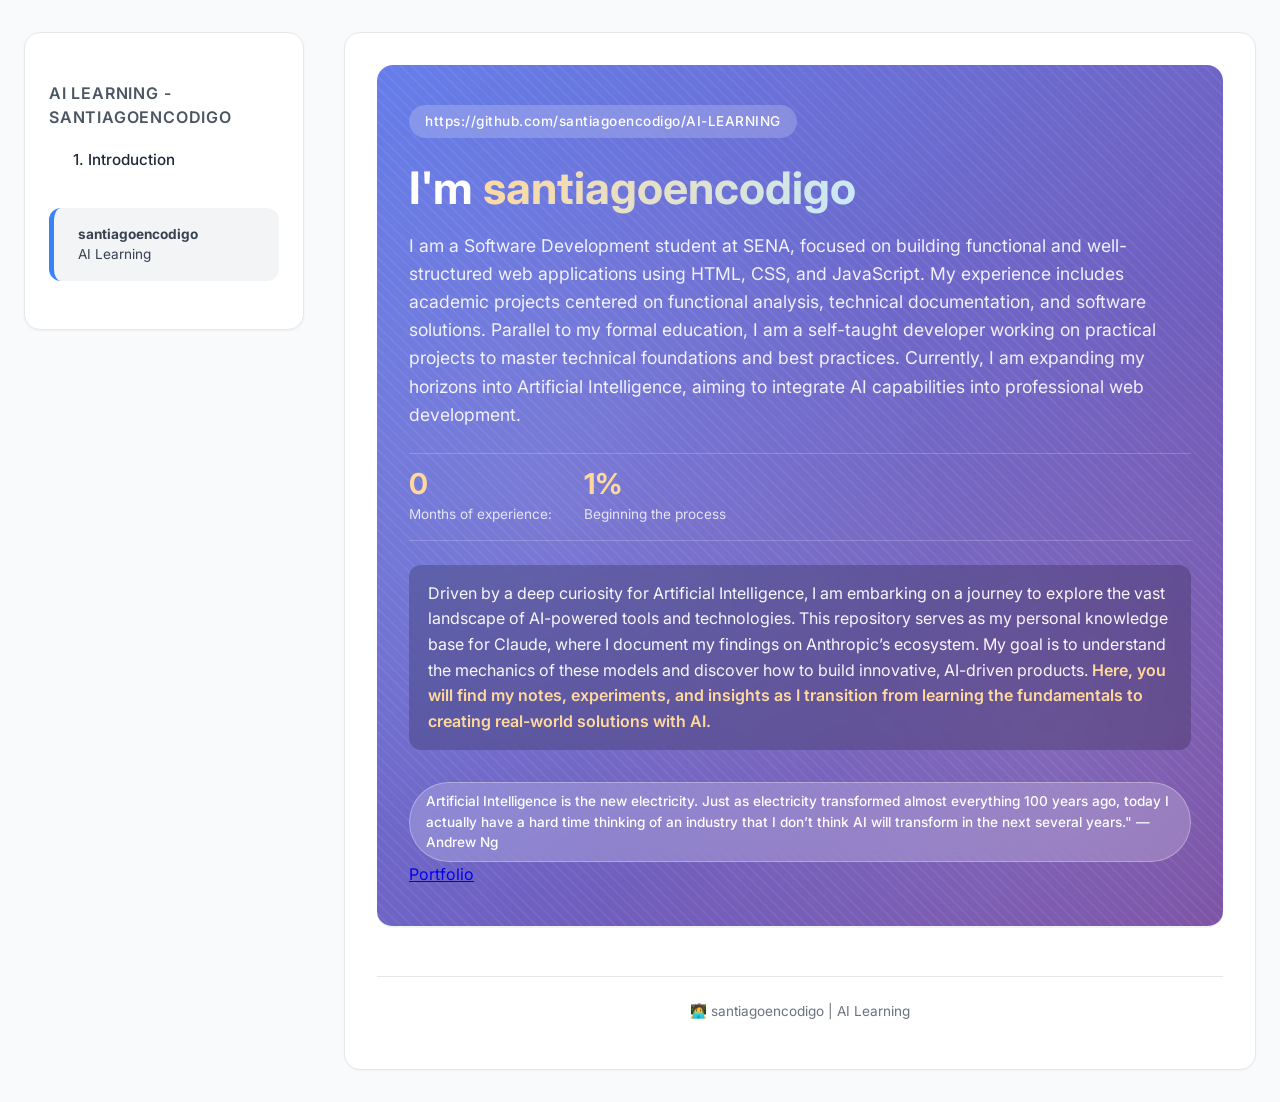
<file: index.html>
<!-- 
    Documento creado el 23/03/2026 a las 6:00 PM


-->









<!DOCTYPE html>
<html lang="es">
    <head>
        <meta charset="UTF-8">
        <meta name="viewport" content="width=device-width, initial-scale=1.0, viewport-fit=cover">
        
        <!-- Metaetiquetas para SEO y descripción -->
        <meta name="description" content="Documentación y notas de aprendizaje sobre Claude. IA generativa, prompt engineering y buenas prácticas en inteligencia artificial.">
        <meta name="keywords" content="Claude, Anthropic, IA, inteligencia artificial, aprendizaje, AI learning, prompt engineering, santiagoencodigo">
        <meta name="author" content="santiagoencodigo">
        <meta name="robots" content="index, follow">
        
        <!-- Open Graph para redes sociales -->
        <meta property="og:title" content="- Mi aprendizaje en IA | santiagoencodigo">
        <meta property="og:description" content="Documentación completa de Claude | Anthropic. Aprende sobre IA generativa, prompts y buenas prácticas.">
        <meta property="og:type" content="website">
        <meta property="og:locale" content="es_ES">
        
        <!-- Twitter Card -->
        <meta name="twitter:card" content="summary_library">
        <meta name="twitter:title" content="- Mi aprendizaje en IA">
        <meta name="twitter:description" content="Documentación y notas de Claude | Anthropic.">
        
        <title>AI Learning | santiagoencodigo</title>
        
        <!-- Fuente moderna de Google Fonts -->
        <link href="https://fonts.googleapis.com/css2?family=Inter:opsz,wght@14..32,300;14..32,400;14..32,500;14..32,600;14..32,700&display=swap" rel="stylesheet">
        
        <!-- Favicon y icono stickman desde Google Fonts (Material Icons) -->
        <link href="https://fonts.googleapis.com/icon?family=Material+Icons" rel="stylesheet">
        <link rel="icon" type="image/svg+xml" href="data:image/svg+xml,%3Csvg xmlns='http://www.w3.org/2000/svg' viewBox='0 0 24 24' fill='white'%3E%3Cpath d='M12 2C6.48 2 2 6.48 2 12s4.48 10 10 10 10-4.48 10-10S17.52 2 12 2zm0 4c1.1 0 2 .9 2 2s-.9 2-2 2-2-.9-2-2 .9-2 2-2zm0 13c-2.33 0-4.31-1.46-5.11-3.5h10.22c-.8 2.04-2.78 3.5-5.11 3.5z'/%3E%3C/svg%3E">
    









        <!-- 
            Estilos CSS - C O M P O N E N T S
        -->
        <link rel="stylesheet" href="./Assets/css/index.css">
        <link rel="stylesheet" href="./Assets/css/1-sidebar.css">
        <link rel="stylesheet" href="./Assets/css/2-hero.css">

    </head>
<body>
    <div class="container">
        <div class="grid">











            
            <!-- BARRA LATERAL: ÍNDICE DEL CURSO -->
            <aside class="sidebar">
                <h3>AI Learning - santiagoencodigo</h3>
                <nav>
                    <ul>
                        <li><a href="#1-introduction">1. Introduction</a></li>

                    </ul>
                </nav>
                <div class="card-note" style="margin-top: 2rem; background:#f3f4f6; border-left-color:#3b82f6;">
                    <p style="margin-bottom:0; font-size:0.85rem;"><strong>santiagoencodigo</strong><br>AI Learning</p>
                </div>
            </aside>














            <!-- CONTENIDO PRINCIPAL: DOCUMENTACIÓN DEL CURSO -->
            <main class="content" id="1-introduction">
                <div class="hero">
                    <div class="hero-content">
                        <span class="hero-badge" >https://github.com/santiagoencodigo/AI-LEARNING</span>
                        <h1>I'm <span class="highlight">santiagoencodigo</span></h1>
                        <p class="hero-description">
                            I am a Software Development student at SENA, focused on building functional and well-structured web applications using HTML, CSS, and JavaScript. My experience includes academic projects centered on functional analysis, technical documentation, and software solutions.

                            Parallel to my formal education, I am a self-taught developer working on practical projects to master technical foundations and best practices. Currently, I am expanding my horizons into Artificial Intelligence, aiming to integrate AI capabilities into professional web development.
                        </p>
                        <div class="hero-stats">
                            <div class="stat">
                                <span class="stat-number">0</span>
                                <span class="stat-label">Months of experience:</span>
                            </div>
                            <div class="stat">
                                <span class="stat-number">1%</span>
                                <span class="stat-label">Beginning the process</span>
                            </div>
                        </div>
                        <p class="hero-mission">
                            Driven by a deep curiosity for Artificial Intelligence, I am embarking on a journey to explore the vast landscape of AI-powered tools and technologies. This repository serves as my personal knowledge base for Claude, where I document my findings on Anthropic’s ecosystem. My goal is to understand the mechanics of these models and discover how to build innovative, AI-driven products. <strong>Here, you will find my notes, experiments, and insights as I transition from learning the fundamentals to creating real-world solutions with AI.</strong>
                        </p>
                        <div class="hero-cta">
                            <span class="badge">Artificial Intelligence is the new electricity. Just as electricity transformed almost everything 100 years ago, today I actually have a hard time thinking of an industry that I don’t think AI will transform in the next several years." — Andrew Ng</span>
                        </div>
                        <div class="">
                            <a href="./portfolio/index.html" target="_blank" rel="noopener noreferrer">Portfolio</a>
                        </div>
                    </div>
                    <div class="hero-background"></div>
                </div>
                <footer>
                    🧑‍💻 santiagoencodigo | AI Learning
                </footer>
            </main>
        </div>
    </div>
</body>
</html>
</file>
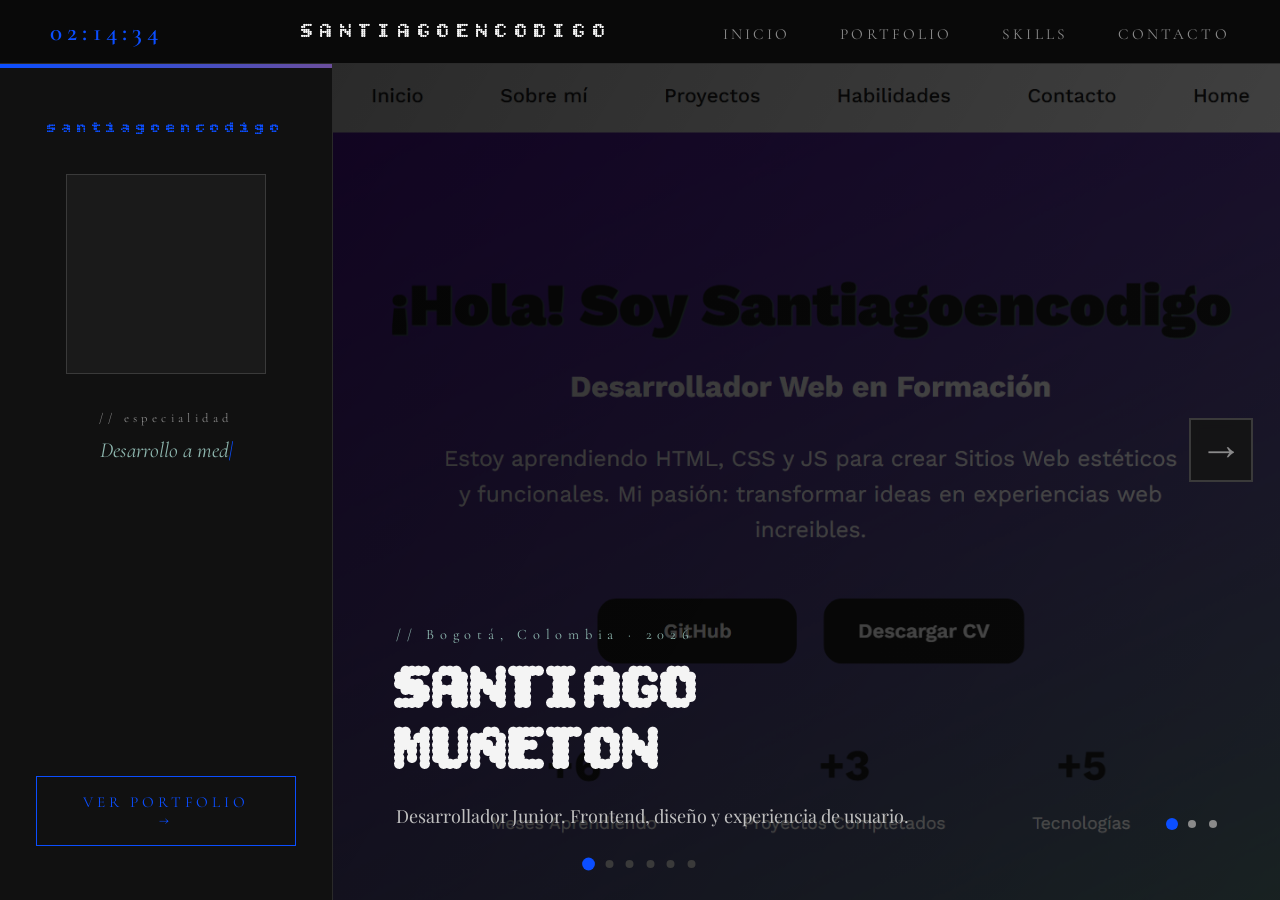
<file: portfolio/index.html>
<!DOCTYPE html>
<html lang="es">
<head>
  <meta charset="UTF-8">
  <meta name="viewport" content="width=device-width, initial-scale=1.0, user-scalable=no">
  <title>santiagoencodigo · Portfolio</title>
  <!-- Favicon -->
  <link rel="icon" type="image/svg+xml" href="assets/img/icons/white-icons/8-icon-white-man.svg">
  <!-- Fuentes -->
  <link rel="preconnect" href="https://fonts.googleapis.com">
  <link rel="preconnect" href="https://fonts.gstatic.com" crossorigin>
  <link href="https://fonts.googleapis.com/css2?family=Bitcount+Grid+Double:wght@100..900&family=Cormorant+Garamond:ital,wght@0,300..700;1,300..700&family=Playfair+Display:ital,wght@0,400..900;1,400..900&display=swap" rel="stylesheet">
  <!-- Font Awesome (iconos tecnológicos) -->
  <link rel="stylesheet" href="https://cdnjs.cloudflare.com/ajax/libs/font-awesome/6.1.1/css/all.min.css">
  <!-- Estilos -->
  <link rel="stylesheet" href="./assets/index.css">
</head>
<body>

<!-- Navegación Sticky -->
<nav>
  <span class="nav-clock" id="clock">--:--:--</span>
  <a class="nav-logo">santiagoencodigo</a>
  <ul class="nav-links">
    <li><a data-panel="0">Inicio</a></li>
    <li><a data-panel="1">Portfolio</a></li>
    <li><a data-panel="3">Skills</a></li>
    <li><a data-panel="5">Contacto</a></li>
  </ul>
</nav>

<!-- Flechas de navegación (más grandes y cuadradas) -->
<button class="arr gone" id="ap" aria-label="Anterior">←</button>
<button class="arr" id="an" aria-label="Siguiente">→</button>

<!-- Indicadores de panel -->
<div id="pdots"></div>

<!-- Contenedor principal -->
<div id="stage">
  <div id="rail">

    <!-- P0 · HERO -->
    <div class="panel" id="p0">
      <div class="sidebar">
        <div class="sb-brand">santiagoencodigo</div>
      <div class="sb-avatar">
        <!-- La imagen ahora será fondo, no se necesita etiqueta img -->
      </div>
        <div class="sb-type-wrap">
          <div class="sb-type-lbl">// especialidad</div>
          <div class="sb-type" id="typing"></div>
        </div>
        <button class="btn-cat" data-panel="1">VER PORTFOLIO →</button>
      </div>

      <div class="carousel" id="carousel">
        <div class="cs on" data-i="0">
          <img src="assets/img/portfolio/2-primer-portfolio.png" alt="Primer Portfolio">
          <div class="cs-ov"></div>
          <div class="cs-info">
            <div class="cs-lbl">// Bogotá, Colombia · 2026</div>
            <h1 class="cs-h">SANTIAGO<br>MUÑETON</h1>
            <p class="cs-sub">Desarrollador Junior. Frontend, diseño y experiencia de usuario.</p>
          </div>
        </div>
        <div class="cs" data-i="1">
          <img src="assets/img/portfolio/6-desarrollo-profesional.PNG" alt="Desarrollo Profesional">
          <div class="cs-ov" style="background:linear-gradient(135deg,rgba(11,78,255,.25),rgba(0,0,0,.6))"></div>
          <div class="cs-info">
            <div class="cs-lbl">// SENA ADSO · Frontend</div>
            <h1 class="cs-h">CÓDIGO<br>LIMPIO</h1>
            <p class="cs-sub">HTML semántico, CSS Grid, JavaScript ES6 y más.</p>
          </div>
        </div>
        <div class="cs" data-i="2">
          <img src="assets/img/portfolio/8-ai-learning.PNG" alt="AI Learning">
          <div class="cs-ov" style="background:linear-gradient(135deg,rgba(107,78,156,.3),rgba(0,0,0,.6))"></div>
          <div class="cs-info">
            <div class="cs-lbl">// Proyectos Reales</div>
            <h1 class="cs-h">DIGITAL<br>SOLUTIONS</h1>
            <p class="cs-sub">Transformando ideas en experiencias funcionales y estéticas.</p>
          </div>
        </div>
        <div class="cdots" id="cdots">
          <div class="cdot on" data-i="0"></div>
          <div class="cdot" data-i="1"></div>
          <div class="cdot" data-i="2"></div>
        </div>
      </div>
    </div>

    <!-- P1 · PROYECTOS DESTACADOS -->
    <div class="panel" id="p1">
      <div class="strip-head">
        <div>
          <div class="sh-lbl">// 01 — Catálogo Técnico</div>
          <div class="sh-title">PROYECTOS DESTACADOS</div>
        </div>
        <div class="sh-hint">Desliza las tarjetas <span>→</span></div>
      </div>
      <div class="strip" id="strip"></div>
    </div>

    <!-- P2 · MANIFIESTO -->
    <div class="panel" id="p2">
      <div class="vis">
        <span class="vis-icon">⬡</span>
        <p class="vis-txt">"Existencias limitadas.<br>Diseñado para quienes<br>no siguen las reglas."</p>
        <button class="btn-exp" data-panel="1">EXPLORAR UNIVERSO →</button>
      </div>
      <span class="vc-l">AUTÉNTICO CÓDIGO</span>
      <span class="vc-r">2026</span>
    </div>

    <!-- P3 · EDITORIAL + SKILLS -->
    <div class="panel" id="p3">
      <div class="ed-l">
        <div class="ed-label">// Pienso //</div>
        <h2 class="ed-title">I'm<br>santiagoencodigo</h2>
        <p class="ed-body">Aprendiz SENA en Análisis y Desarrollo de Software, con conocimientos en HTML, CSS y JavaScript, y formación continua en desarrollo backend. Experiencia académica en análisis funcional, documentación técnica y apoyo a soluciones de software orientadas al entorno empresarial. Destaco por el compromiso, la adaptabilidad y el aprendizaje continuo.</p>
        <blockquote class="ed-quote">"Colombia se encuentra en una etapa de transición digital. Me visualizo contribuyendo activamente a esta transición, incorporando tecnologías y soluciones digitales que optimicen procesos y mejoren la eficiencia. Sueño con un Bogotá moderno, tecnológico y seguro."</blockquote>
        <div class="chips" id="tech-chips"></div>
      </div>
      <div class="ed-r">
        <div class="ed-img-frame">
          <img src="assets/img/portfolio/6-desarrollo-profesional.PNG" alt="Desarrollo Profesional">
        </div>
        <div class="ed-code-frame">
          <code class="sc"><span class="kw">const</span> Santiago = {
  role: <span class="s">'Junior Dev'</span>,
  location: <span class="s">'Bogotá, CO'</span>,
  stack: [<span class="s">'HTML'</span>, <span class="s">'CSS'</span>, <span class="s">'JS'</span>, <span class="s">'PHP'</span>],
  learning: [<span class="s">'Laravel'</span>, <span class="s">'APIs'</span>, <span class="s">'DB'</span>],
  passion: <span class="s">'UI/UX'</span>,
  status: <span class="s">'🟢 disponible'</span>
};</code>
        </div>
      </div>
    </div>

    <!-- P4 · GRID COMPLETO -->
    <div class="panel" id="p4">
      <div class="grid-head">
        <div>
          <div class="sh-lbl">// 02 — Todos los Proyectos</div>
          <div class="sh-title">CATÁLOGO COMPLETO</div>
        </div>
      </div>
      <div class="grid-body">
        <div class="proj-grid" id="pgrid"></div>
      </div>
    </div>

    <!-- P5 · ÓRBITA + CONTACTO (fondo negro) -->
    <div class="panel" id="p5">
      <div class="orbit-half">
        <div class="osys">
          <div class="sun"></div>
          <div class="eo"><div class="earth"></div></div>
          <div class="mo"><div class="moon"></div></div>
        </div>
        <span class="orb-lbl">santiagoencodigo · sistema solar</span>
      </div>
      <div class="contact-half">
        <div class="c-big">santiagoencodigo</div>
        <!-- Sin imagen pixel -->
        <ul class="c-links">
          <li class="cl"><a href="https://github.com/santiagoencodigo" target="_blank"><img src="assets/img/icons/darks-icons/1-logo-github.png" alt="GitHub" class="social-icon"> GitHub — santiagoencodigo <span class="cla">↗</span></a></li>
          <li class="cl"><a href="https://www.linkedin.com/in/santiago-mu%C3%B1eton-hernandez-4aaa612a7/" target="_blank"><img src="assets/img/icons/darks-icons/3-logo-linkedin.svg" alt="LinkedIn" class="social-icon"> LinkedIn — Santiago Muñeton <span class="cla">↗</span></a></li>
          <li class="cl"><a href="https://www.instagram.com/santiagoencodigo/" target="_blank"><img src="assets/img/icons/darks-icons/2-logo-instagram.png" alt="Instagram" class="social-icon"> Instagram — santiagoencodigo <span class="cla">↗</span></a></li>
          <li class="cl"><a href="https://discord.com/users/santiagoencodigo" target="_blank"><img src="assets/img/icons/darks-icons/4-logo-discord.png" alt="Discord" class="social-icon"> Discord — santiagoencodigo <span class="cla">↗</span></a></li>
          <li class="cl"><a href="mailto:munetonsantiago@gmail.com"><i class="fas fa-envelope" style="margin-right: 0.5rem;"></i> munetonsantiago@gmail.com <span class="cla">↗</span></a></li>
        </ul>
      </div>
      <div class="p-foot">© 2026 santiagoencodigo — Bogotá, Colombia</div>
    </div>

  </div>
</div>

<!-- MODAL (sin selectores de color) -->
<div class="mbg" id="mbg" onclick="mbgClick(event)">
  <div class="mbox">
    <div class="mh">
      <h2 class="mt" id="mtitle">—</h2>
      <button class="mc" onclick="closeModal()">✕ CERRAR</button>
    </div>
    <div class="mi" id="mimg"></div>
    <div class="mb">
      <p class="md" id="mdesc"></p>
      <div class="mtl">// Stack Técnico</div>
      <div class="mbadges" id="mbadges"></div>
      <!-- Eliminados los thumbs -->
    </div>
  </div>
</div>

<script src="./scripts/main.js"></script>
</body>
</html>
</file>
<file: Assets/css/index.css>
* {
            margin: 0;
            padding: 0;
            box-sizing: border-box;
        }

        body {
            font-family: 'Inter', sans-serif;
            background: #f9fafb;
            color: #111827;
            line-height: 1.5;
        }

        /* Layout principal */
        .container {
            max-width: 1400px;
            margin: 0 auto;
            padding: 2rem 1.5rem;
        }

        .grid {
            display: grid;
            grid-template-columns: 280px 1fr;
            gap: 2.5rem;
        }

        /* Sidebar / Navegación */
        .sidebar {
            position: sticky;
            top: 2rem;
            align-self: start;
            background: white;
            border-radius: 1rem;
            padding: 1.5rem;
            box-shadow: 0 1px 3px rgba(0,0,0,0.05);
            border: 1px solid #e5e7eb;
        }

        .sidebar h3 {
            font-size: 1rem;
            font-weight: 600;
            text-transform: uppercase;
            letter-spacing: 0.05em;
            color: #4b5563;
            margin-bottom: 1rem;
        }

        .sidebar nav ul {
            list-style: none;
        }

        .sidebar nav li {
            margin-bottom: 0.75rem;
        }

        .sidebar nav a {
            text-decoration: none;
            color: #1f2937;
            font-weight: 500;
            font-size: 0.95rem;
            transition: color 0.2s;
            display: block;
            padding: 0.25rem 0;
        }

        .sidebar nav a:hover {
            color: #d97706; /* Naranja cálido para acento */
        }

        /* Contenido principal */
        .content {
            background: white;
            border-radius: 1rem;
            padding: 2rem 2rem 3rem;
            border: 1px solid #e5e7eb;
            box-shadow: 0 1px 2px rgba(0,0,0,0.03);
        }

        /* Header del contenido */
        .hero {
            border-bottom: 2px solid #f3f4f6;
            margin-bottom: 2rem;
            padding-bottom: 1.5rem;
        }

        .hero h1 {
            font-size: 2.2rem;
            font-weight: 700;
            background: linear-gradient(135deg, #1e3a8a, #d97706);
            background-clip: text;
            -webkit-background-clip: text;
            color: transparent;
            margin-bottom: 0.5rem;
        }

        .hero .badge {
            display: inline-block;
            background: #fef3c7;
            color: #b45309;
            padding: 0.2rem 0.7rem;
            border-radius: 20px;
            font-size: 0.75rem;
            font-weight: 600;
            margin-top: 0.5rem;
        }

        /* Estilos de secciones */
        section {
            margin-bottom: 2.5rem;
            scroll-margin-top: 2rem;
        }

        h2 {
            font-size: 1.6rem;
            font-weight: 600;
            margin-bottom: 1rem;
            padding-bottom: 0.4rem;
            border-bottom: 3px solid #fbbf24;
            display: inline-block;
        }

        h3 {
            font-size: 1.25rem;
            font-weight: 600;
            margin: 1.5rem 0 0.75rem 0;
            color: #1e40af;
        }

        p {
            margin-bottom: 1rem;
            color: #374151;
        }

        .card-note {
            background: #fef9e6;
            border-left: 5px solid #f59e0b;
            padding: 1rem 1.5rem;
            border-radius: 0.75rem;
            margin: 1.5rem 0;
        }

        code {
            background: #f1f5f9;
            padding: 0.2rem 0.4rem;
            border-radius: 6px;
            font-family: 'Courier New', monospace;
            font-size: 0.85rem;
            color: #0f172a;
        }

        pre {
            background: #1e293b;
            color: #e2e8f0;
            padding: 1rem;
            border-radius: 0.75rem;
            overflow-x: auto;
            margin: 1rem 0;
            font-size: 0.85rem;
        }

        ul, ol {
            margin-left: 1.5rem;
            margin-bottom: 1rem;
        }

        li {
            margin-bottom: 0.3rem;
        }

        footer {
            margin-top: 3rem;
            padding-top: 1.5rem;
            border-top: 1px solid #e5e7eb;
            text-align: center;
            font-size: 0.85rem;
            color: #6b7280;
        }

        @media (max-width: 768px) {
            .grid {
                grid-template-columns: 1fr;
                gap: 1.5rem;
            }
            .sidebar {
                position: relative;
                top: 0;
            }
            .content {
                padding: 1.5rem;
            }
            .hero h1 {
                font-size: 1.8rem;
            }
        }
</file>
<file: Assets/css/1-sidebar.css>
.sidebar {
    position: sticky;
    top: 2rem;
    align-self: start;
    background: white;
    border-radius: 1rem;
    padding: 1.5rem;
    box-shadow: 0 1px 3px rgba(0,0,0,0.05);
    border: 1px solid #e5e7eb;
}

.sidebar-toggle {
    display: none;
}

.sidebar-overlay {
    display: none;
}

.sidebar-header {
    display: flex;
    justify-content: space-between;
    align-items: center;
    margin-bottom: 1rem;
}

.close-menu {
    display: none;
}

.sidebar h3 {
    font-size: 1rem;
    font-weight: 600;
    text-transform: uppercase;
    letter-spacing: 0.05em;
    color: #4b5563;
    margin-bottom: 1rem;
}

.sidebar nav ul {
    list-style: none;
}

.sidebar nav li {
    margin-bottom: 0.75rem;
}

.sidebar nav a {
    text-decoration: none;
    color: #1f2937;
    font-weight: 500;
    font-size: 0.95rem;
    transition: color 0.2s;
    display: block;
    padding: 0.25rem 0;
}

.sidebar nav a:hover {
    color: #d97706;
}

.sidebar nav a.active {
    color: #d97706;
    font-weight: 600;
}

.sidebar-footer {
    margin-top: 2rem;
}

.sidebar-footer .card-note {
    background: #f3f4f6;
    border-left-color: #3b82f6;
    padding: 1rem;
    border-radius: 0.75rem;
}

/* Móvil */
@media (max-width: 768px) {
    .sidebar {
        position: fixed;
        top: 0;
        left: 0;
        right: 0;
        z-index: 1000;
        padding: 0;
        background: transparent;
        border: none;
    }
    
    .sidebar-toggle {
        display: block;
        position: fixed;
        top: 1rem;
        left: 1rem;
        z-index: 1001;
    }
    
    .menu-toggle {
        display: flex;
        align-items: center;
        gap: 0.5rem;
        background: rgba(255, 255, 255, 0.95);
        border: 1px solid #e5e7eb;
        padding: 0.6rem 1rem;
        border-radius: 50px;
        cursor: pointer;
        font-size: 0.9rem;
        font-weight: 500;
        font-family: 'Inter', sans-serif;
    }
    
    .sidebar-overlay {
        display: block;
        position: fixed;
        top: 0;
        left: 0;
        right: 0;
        bottom: 0;
        background: rgba(0, 0, 0, 0.5);
        z-index: 1001;
        opacity: 0;
        visibility: hidden;
        transition: opacity 0.3s ease;
    }
    
    .sidebar-overlay.active {
        opacity: 1;
        visibility: visible;
    }
    
    .sidebar-content {
        position: fixed;
        top: 0;
        left: -280px;
        width: 280px;
        height: 100vh;
        background: white;
        z-index: 1002;
        padding: 1.5rem;
        overflow-y: auto;
        transition: left 0.3s ease;
        box-shadow: 2px 0 10px rgba(0,0,0,0.1);
    }
    
    .sidebar-content.active {
        left: 0;
    }
    
    .close-menu {
        display: block;
        background: none;
        border: none;
        font-size: 1.5rem;
        cursor: pointer;
        color: #6b7280;
    }
    
    body.menu-open {
        overflow: hidden;
    }
}
</file>
<file: Assets/css/2-hero.css>
/*
Documento creado el: 23/03/2026
Hero Section - Estilos para la presentación personal
*/

/* Hero Section */
.hero {
    position: relative;
    margin-bottom: 2rem;
    padding: 2.5rem 2rem;
    border-radius: 1rem;
    overflow: hidden;
    background: linear-gradient(135deg, #667eea 0%, #764ba2 100%);
    color: white;
}

.hero-content {
    position: relative;
    z-index: 2;
    max-width: 800px;
}

.hero-badge {
    display: inline-block;
    background: rgba(255, 255, 255, 0.2);
    backdrop-filter: blur(10px);
    padding: 0.4rem 1rem;
    border-radius: 50px;
    font-size: 0.85rem;
    font-weight: 500;
    margin-bottom: 1.5rem;
    letter-spacing: 0.5px;
}

.hero h1 {
    font-size: 2.8rem;
    font-weight: 700;
    margin-bottom: 1rem;
    line-height: 1.2;
    color: white;
    background: none;
    -webkit-background-clip: unset;
    background-clip: unset;
    color: white;
}

.hero .highlight {
    background: linear-gradient(135deg, #ffd89b, #c7e9fb);
    -webkit-background-clip: text;
    background-clip: text;
    color: transparent;
    position: relative;
    display: inline-block;
}

.hero-description {
    font-size: 1.1rem;
    margin-bottom: 1.5rem;
    line-height: 1.6;
    opacity: 0.95;
    color: rgba(255, 255, 255, 0.95);
}

.hero-stats {
    display: flex;
    gap: 2rem;
    margin: 1.5rem 0;
    padding: 1rem 0;
    border-top: 1px solid rgba(255, 255, 255, 0.2);
    border-bottom: 1px solid rgba(255, 255, 255, 0.2);
}

.stat {
    display: flex;
    flex-direction: column;
}

.stat-number {
    font-size: 1.8rem;
    font-weight: 700;
    color: #ffd89b;
    line-height: 1;
}

.stat-label {
    font-size: 0.85rem;
    opacity: 0.8;
    margin-top: 0.3rem;
}

.hero-mission {
    margin: 1.5rem 0;
    font-size: 1rem;
    line-height: 1.6;
    color: rgba(255, 255, 255, 0.95);
    background: rgba(0, 0, 0, 0.2);
    padding: 1rem 1.2rem;
    border-radius: 0.75rem;
    backdrop-filter: blur(5px);
}

.hero-mission strong {
    color: #ffd89b;
    font-weight: 600;
}

.hero-cta {
    margin-top: 1rem;
}

.hero .badge {
    display: inline-block;
    background: rgba(255, 255, 255, 0.2);
    backdrop-filter: blur(10px);
    color: white;
    padding: 0.5rem 1rem;
    border-radius: 50px;
    font-size: 0.85rem;
    font-weight: 500;
    border: 1px solid rgba(255, 255, 255, 0.3);
}

/* Background animado */
.hero-background {
    position: absolute;
    top: 0;
    left: 0;
    right: 0;
    bottom: 0;
    z-index: 1;
    background: 
        radial-gradient(circle at 20% 50%, rgba(255, 255, 255, 0.1) 0%, transparent 50%),
        radial-gradient(circle at 80% 80%, rgba(255, 255, 255, 0.1) 0%, transparent 50%),
        repeating-linear-gradient(45deg, rgba(255, 255, 255, 0.05) 0px, rgba(255, 255, 255, 0.05) 2px, transparent 2px, transparent 8px);
    animation: backgroundMove 20s linear infinite;
}

@keyframes backgroundMove {
    0% {
        background-position: 0 0;
    }
    100% {
        background-position: 100px 100px;
    }
}

/* Responsive */
@media (max-width: 768px) {
    .hero {
        padding: 1.8rem 1.2rem;
    }
    
    .hero h1 {
        font-size: 1.8rem;
    }
    
    .hero-description {
        font-size: 0.95rem;
    }
    
    .hero-stats {
        gap: 1rem;
    }
    
    .stat-number {
        font-size: 1.4rem;
    }
    
    .hero-mission {
        font-size: 0.9rem;
    }
}
</file>
<file: portfolio/assets/index.css>
*,
*::before,
*::after {
  box-sizing: border-box;
  margin: 0;
  padding: 0;
}

:root {
  --bg: #0a0a0a;
  --surface: #111111;
  --card: #1a1a1a;
  --panel: #222222;
  --border: #2a2a2a;
  --borderl: #3a3a3a;
  --text: #f4f4f4;
  --text2: #c0c0c0;
  --textm: #8a8a8a;
  --primary: #0b4eff;
  --second: #6b4e9c;
  --teal: #8fb8b0;
  --ft: "Bitcount Grid Double", monospace;
  --fb: "Playfair Display", serif;
  --fl: "Cormorant Garamond", serif;
  --nav-height: 64px;
  font-size: 18px;
}

html, body {
  width: 100%;
  height: 100%;
  background: var(--bg);
  color: var(--text);
  font-family: var(--fb);
  overflow: hidden;
}

/* Navegación */
nav {
  position: fixed;
  top: 0; left: 0; right: 0;
  height: var(--nav-height);
  z-index: 200;
  display: flex;
  align-items: center;
  justify-content: space-between;
  padding: 0 2.8rem;
  background: rgba(10,10,10,0.94);
  border-bottom: 1px solid var(--border);
  backdrop-filter: blur(12px);
}
.nav-clock {
  font-family: var(--fl);
  font-size: 1.4rem;        /* más grande */
  letter-spacing: 0.2em;
  color: var(--primary);
  min-width: 140px;
  font-weight: 600;
}
.nav-logo { font-family: var(--ft); font-size: 1.2rem; letter-spacing: 0.3em; color: var(--text); text-transform: uppercase; }
.nav-links { display: flex; gap: 2.8rem; list-style: none; }
.nav-links a { font-family: var(--fl); font-size: 0.85rem; letter-spacing: 0.2em; text-transform: uppercase; color: var(--textm); cursor: pointer; transition: color 0.2s; }
.nav-links a:hover { color: var(--text); }

#stage { position: fixed; top: var(--nav-height); left: 0; right: 0; bottom: 0; overflow: hidden; }
#rail { display: flex; height: 100%; transition: transform 0.65s cubic-bezier(0.77,0,0.175,1); will-change: transform; }
.panel { flex: 0 0 100vw; width: 100vw; height: 100%; position: relative; overflow: hidden; }

/* Flechas más grandes y cuadradas */
.arr {
  position: fixed; top: 50%; transform: translateY(-50%); z-index: 300;
  width: 64px; height: 64px;
  background: rgba(20,20,20,0.9);
  border: 2px solid var(--borderl);
  color: var(--textm);
  font-size: 2.4rem;
  cursor: pointer;
  display: flex;
  align-items: center;
  justify-content: center;
  backdrop-filter: blur(6px);
  transition: all 0.2s;
  border-radius: 0;   /* cuadrado */
}
.arr:hover { border-color: var(--primary); color: var(--text); background: #000; }
#ap { left: 1.5rem; } #an { right: 1.5rem; }
.arr.gone { opacity: 0; pointer-events: none; }

#pdots { position: fixed; bottom: 1.8rem; left: 50%; transform: translateX(-50%); z-index: 300; display: flex; gap: 0.7rem; }
.pd { width: 8px; height: 8px; border-radius: 50%; background: var(--borderl); cursor: pointer; transition: 0.25s; }
.pd.on { background: var(--primary); transform: scale(1.6); }

/* P0 · Hero */
#p0 { display: flex; }
.sidebar {
  width: 26%; min-width: 260px; height: 100%;
  background: var(--surface); border-right: 1px solid var(--border);
  display: flex; flex-direction: column; align-items: center; justify-content: space-between;
  padding: 3rem 2rem; position: relative;
}
.sidebar::before { content: ''; position: absolute; top: 0; left: 0; right: 0; height: 4px; background: linear-gradient(90deg,var(--primary),var(--second)); }
.sb-brand { font-family: var(--ft); font-size: 0.9rem; letter-spacing: 0.3em; color: var(--primary); }
.sb-avatar {
  width: 200px; height: 200px;        /* más grande y cuadrado */
  border: 1px solid var(--borderl);
  overflow: hidden;
  background: var(--card);
  margin: 2rem 0;
}
.sb-avatar img { width: 100%; height: 100%; object-fit: contain; }
.sb-type-wrap { text-align: center; }
.sb-type-lbl { font-family: var(--fl); font-size: 0.7rem; letter-spacing: 0.35em; color: var(--textm); margin-bottom: 0.6rem; }
.sb-type { font-family: var(--fl); font-style: italic; font-size: 1.2rem; color: var(--teal); min-height: 1.8em; }
.sb-type::after { content: '|'; animation: blink 0.8s step-end infinite; color: var(--primary); }
@keyframes blink { 50% { opacity: 0; } }
.btn-cat { padding: 0.9rem 2rem; border: 1.5px solid var(--primary); color: var(--primary); font-family: var(--fl); font-size: 0.85rem; letter-spacing: 0.25em; text-transform: uppercase; background: transparent; cursor: pointer; transition: 0.2s; margin-top: auto; }
.btn-cat:hover { background: var(--primary); color: #fff; }

.carousel { flex: 1; position: relative; overflow: hidden; }
.cs { position: absolute; inset: 0; opacity: 0; transition: opacity 1.2s; }
.cs.on { opacity: 1; }
.cs img { width: 100%; height: 100%; object-fit: cover; filter: brightness(0.45) saturate(0.7); }
.cs-ov { position: absolute; inset: 0; background: linear-gradient(120deg, rgba(0,0,0,0.6), rgba(0,0,0,0.3)); pointer-events: none; }
.cs-info { position: absolute; bottom: 4rem; left: 3.5rem; max-width: 600px; }
.cs-lbl { font-family: var(--fl); font-size: 0.8rem; letter-spacing: 0.4em; color: var(--teal); margin-bottom: 1rem; }
.cs-h { font-family: var(--ft); font-size: clamp(2.5rem,5vw,5.5rem); line-height: 0.95; margin-bottom: 1.2rem; }
.cs-sub { font-family: var(--fb); font-size: 1rem; color: var(--text2); }
.cdots { position: absolute; bottom: 4rem; right: 3.5rem; display: flex; gap: 0.7rem; }
.cdot { width: 8px; height: 8px; border-radius: 50%; background: var(--textm); cursor: pointer; transition: 0.2s; }
.cdot.on { background: var(--primary); transform: scale(1.5); }

/* P1 · Strip */
#p1 { display: flex; flex-direction: column; background: var(--bg); }
.strip-head { height: 90px; display: flex; align-items: center; justify-content: space-between; padding: 0 3.5rem; border-bottom: 1px solid var(--border); }
.sh-lbl { font-family: var(--fl); font-size: 0.75rem; letter-spacing: 0.4em; color: var(--textm); }
.sh-title { font-family: var(--ft); font-size: 2rem; letter-spacing: 0.08em; }
.sh-hint { font-family: var(--fl); font-size: 0.8rem; letter-spacing: 0.25em; color: var(--textm); display: flex; gap: 0.5rem; }
.sh-hint span { animation: arr 1s infinite alternate; }
@keyframes arr { to { transform: translateX(6px); } }
.strip { flex: 1; display: flex; overflow-x: auto; overflow-y: hidden; scroll-snap-type: x mandatory; scrollbar-width: none; cursor: grab; }
.strip::-webkit-scrollbar { display: none; }
.pc { flex: 0 0 75vw; height: 100%; scroll-snap-align: center; position: relative; overflow: hidden; cursor: pointer; border-right: 1px solid var(--border); }
.pc img.pc-img { width: 100%; height: 100%; object-fit: cover; filter: brightness(0.4) saturate(0.65); transition: 0.6s; }
.pc:hover img.pc-img { transform: scale(1.05); filter: brightness(0.55) saturate(0.9); }
.pc-grad { position: absolute; inset: 0; background: linear-gradient(to top, rgba(0,0,0,0.95), rgba(0,0,0,0.2) 60%, transparent); pointer-events: none; }
.pc-foot { position: absolute; bottom: 0; left: 0; right: 0; padding: 2.5rem 3rem; display: flex; justify-content: space-between; align-items: flex-end; }
.pc-num { font-family: var(--fl); font-size: 0.7rem; letter-spacing: 0.35em; color: var(--textm); margin-bottom: 0.5rem; }
.pc-name { font-family: var(--ft); font-size: clamp(2rem,3.5vw,3.2rem); line-height: 1; }
.pc-tech { display: flex; gap: 0.5rem; font-size: 1.2rem; }
.pc-tech i { color: var(--teal); transition: transform 0.2s; }
.pc-tech i:hover { transform: scale(1.2); color: var(--primary); }
.pc-cta {
  position: absolute; top: 50%; left: 50%; transform: translate(-50%,-50%) scale(0.85); opacity: 0;
  transition: 0.3s; font-family: var(--fl); font-size: 0.9rem; letter-spacing: 0.3em;
  padding: 1rem 2.8rem; border: 1px solid rgba(255,255,255,0.6); color: #fff;
  background: rgba(0,0,0,0.45); backdrop-filter: blur(5px); white-space: nowrap;
}
.pc:hover .pc-cta { opacity: 1; transform: translate(-50%,-50%) scale(1); }

/* P2 · Manifiesto */
#p2 { display: flex; align-items: center; justify-content: center; background: radial-gradient(ellipse 80% 60% at 50% 50%, #0a1a4a 0%, #0a0a0a 70%); }
#p2::after { content: ''; position: absolute; inset: 0; background: rgba(0,0,0,0.5); pointer-events: none; }
.vis { position: relative; z-index: 1; text-align: center; max-width: 850px; padding: 3rem; }
.vis-icon { font-size: 3rem; opacity: 0.5; display: block; margin-bottom: 2rem; }
.vis-txt { font-family: var(--ft); font-size: clamp(1.5rem,3vw,2.5rem); letter-spacing: 0.2em; line-height: 1.4; margin-bottom: 3rem; }
.btn-exp { display: inline-block; padding: 1.1rem 3.5rem; background: #fff; color: #000; font-family: var(--fl); font-size: 0.9rem; letter-spacing: 0.35em; cursor: pointer; border: 1px solid transparent; transition: 0.22s; }
.btn-exp:hover { background: transparent; color: #fff; border-color: #fff; }
.vc-l, .vc-r { position: absolute; bottom: 2.5rem; font-family: var(--fl); font-size: 0.7rem; letter-spacing: 0.4em; color: var(--textm); z-index: 1; }
.vc-l { left: 3rem; } .vc-r { right: 3rem; }

/* P3 · Editorial */
#p3 { display: grid; grid-template-columns: 1fr 1fr; background: var(--bg); }
.ed-l { border-right: 1px solid var(--border); padding: 4rem 4.5rem; overflow-y: auto; display: flex; flex-direction: column; gap: 1.8rem; }
.ed-label { font-family: var(--fl); font-size: 0.7rem; letter-spacing: 0.45em; color: var(--textm); }
.ed-title { font-family: var(--ft); font-size: clamp(3rem,5vw,4.5rem); line-height: 0.9; }
.ed-body { font-family: var(--fb); font-size: 1rem; line-height: 1.8; color: var(--text2); }
.ed-quote { font-family: var(--fl); font-style: italic; font-size: 1.2rem; color: var(--teal); border-left: 3px solid var(--primary); padding-left: 2rem; }
.chips { display: flex; flex-wrap: wrap; gap: 0.8rem; align-items: center; }
.chip { padding: 0.5rem 1.2rem; border: 1px solid var(--borderl); font-family: var(--fl); font-size: 0.75rem; letter-spacing: 0.18em; color: var(--textm); transition: 0.2s; display: flex; align-items: center; gap: 0.5rem; }
.chip i { font-size: 1.2rem; }
.chip:hover { border-color: var(--primary); color: var(--primary); }
.ed-r { padding: 4rem 3.5rem; display: flex; flex-direction: column; gap: 2rem; overflow-y: auto; }
.ed-img-frame { height: 240px; background: var(--card); border: 1px solid var(--border); overflow: hidden; }
.ed-img-frame img { width: 100%; height: 100%; object-fit: cover; filter: brightness(0.5) saturate(0.6); }
.ed-code-frame { flex: 1; background: var(--card); border: 1px solid var(--border); padding: 2.5rem; }
.ed-code-frame::before { content: '// STACK TÉCNICO 2026'; display: block; font-family: var(--fl); font-size: 0.65rem; letter-spacing: 0.35em; color: var(--textm); margin-bottom: 1.8rem; }
code.sc { font-family: monospace; font-size: 0.95rem; color: var(--teal); line-height: 2; display: block; white-space: pre; }
code .kw { color: var(--primary); } code .s { color: #f0a060; }

/* P4 · Grid */
#p4 { display: flex; flex-direction: column; background: var(--bg); }
.grid-head { height: 90px; display: flex; align-items: center; padding: 0 3.5rem; border-bottom: 1px solid var(--border); }
.grid-body { flex: 1; overflow-y: auto; padding: 2.5rem 3.5rem; }
.proj-grid { display: grid; grid-template-columns: repeat(4,1fr); gap: 1.5rem; }
.gc { border: 1px solid var(--border); background: var(--card); cursor: pointer; transition: 0.2s; }
.gc:nth-child(3n+2) { margin-top: 24px; }
.gc:hover { border-color: var(--borderl); }
.gi { width: 100%; height: 160px; overflow: hidden; position: relative; background: var(--panel); }
.gi img { width: 100%; height: 100%; object-fit: cover; filter: brightness(0.45) saturate(0.6); transition: 0.5s; }
.gc:hover .gi img { transform: scale(1.08); filter: brightness(0.65) saturate(0.8); }
.gi-cta { position: absolute; inset: 0; display: flex; align-items: center; justify-content: center; opacity: 0; background: rgba(0,0,0,0.6); transition: 0.25s; font-family: var(--fl); font-size: 0.75rem; letter-spacing: 0.35em; color: #fff; }
.gc:hover .gi-cta { opacity: 1; }
.ginfo { padding: 1rem 1.2rem; display: flex; justify-content: space-between; align-items: center; }
.gname { font-family: var(--fb); font-size: 0.95rem; }
.gicon { display: flex; gap: 0.3rem; color: var(--primary); font-size: 1rem; }

/* P5 · Órbita (fondo negro puro) */
#p5 { display: grid; grid-template-rows: 1fr 1fr; background: #000; position: relative; }
.orbit-half { display: flex; align-items: center; justify-content: center; border-bottom: 1px solid #222; position: relative; z-index: 1; }
.osys { position: relative; width: 240px; height: 240px; }
.sun { position: absolute; top: 50%; left: 50%; transform: translate(-50%,-50%); width: 36px; height: 36px; border-radius: 50%; background: radial-gradient(circle,#fff8c0,#ffc200 50%,#ff7000); box-shadow: 0 0 30px 10px rgba(255,190,0,0.3); }
.eo { position: absolute; top: 50%; left: 50%; width: 140px; height: 140px; margin: -70px 0 0 -70px; border: 1px solid rgba(255,255,255,0.1); border-radius: 50%; animation: orb 10s linear infinite; }
.earth { position: absolute; top: -10px; left: 50%; transform: translateX(-50%); width: 20px; height: 20px; border-radius: 50%; background: radial-gradient(circle at 35% 35%,#5ba3ff,#1040cc 60%,#081844); }
.mo { position: absolute; top: 50%; left: 50%; width: 200px; height: 200px; margin: -100px 0 0 -100px; border: 1px solid rgba(255,255,255,0.05); border-radius: 50%; animation: orb 26s linear infinite; }
.moon { position: absolute; top: -6px; left: 50%; transform: translateX(-50%); width: 12px; height: 12px; border-radius: 50%; background: radial-gradient(circle at 40% 35%,#ccc,#888); }
@keyframes orb { to { transform: rotate(360deg); } }
.orb-lbl { position: absolute; bottom: 1rem; font-family: var(--fl); font-size: 0.65rem; letter-spacing: 0.4em; color: var(--textm); }
.contact-half { display: flex; align-items: center; padding: 0 5rem; gap: 4rem; z-index: 1; flex-wrap: wrap; }
.c-big { font-family: var(--ft); font-size: clamp(2.2rem,4.5vw,4.5rem); white-space: nowrap; color: var(--text); }
.c-links { display: flex; flex-direction: column; gap: 0.8rem; flex: 1; min-width: 280px; }
.cl a { display: flex; align-items: center; gap: 1rem; padding: 0.9rem 1.8rem; border: 1px solid var(--border); background: rgba(20,20,20,0.8); color: var(--text2); text-decoration: none; font-family: var(--fl); font-size: 0.9rem; letter-spacing: 0.12em; transition: 0.25s; }
.cl a:hover { border-color: var(--primary); color: var(--text); transform: translateX(6px); box-shadow: 0 4px 20px rgba(11,78,255,0.15); }
.social-icon { width: 24px; height: 24px; object-fit: contain; }
.cla { margin-left: auto; opacity: 0.4; } .cl a:hover .cla { opacity: 1; }
.p-foot { position: absolute; bottom: 1.2rem; right: 2.5rem; font-family: var(--fl); font-size: 0.65rem; letter-spacing: 0.3em; color: var(--textm); z-index: 2; }

/* MODAL */
.mbg { position: fixed; inset: 0; z-index: 500; background: rgba(0,0,0,0.92); backdrop-filter: blur(10px); display: flex; align-items: center; justify-content: center; opacity: 0; pointer-events: none; transition: 0.3s; }
.mbg.on { opacity: 1; pointer-events: all; }
.mbox { background: var(--card); border: 1px solid var(--borderl); width: min(860px,94vw); max-height: 88vh; overflow-y: auto; transform: translateY(20px); transition: 0.3s; }
.mbg.on .mbox { transform: translateY(0); }
.mh { padding: 2rem 2.5rem 1.5rem; border-bottom: 1px solid var(--border); display: flex; justify-content: space-between; }
.mt { font-family: var(--ft); font-size: 2rem; }
.mc { background: none; border: 1px solid var(--borderl); color: var(--textm); padding: 0.5rem 1.2rem; font-family: var(--fl); font-size: 0.75rem; letter-spacing: 0.25em; cursor: pointer; transition: 0.2s; }
.mc:hover { border-color: var(--text); color: var(--text); }
.mi { width: 100%; height: 280px; overflow: hidden; position: relative; background: var(--panel); }
.mi img { width: 100%; height: 100%; object-fit: cover; filter: brightness(0.55) saturate(0.7); }
.mb { padding: 2rem 2.5rem 2.5rem; }
.md { font-family: var(--fb); font-size: 1rem; color: var(--text2); line-height: 1.8; margin-bottom: 1.8rem; }
.mtl { font-family: var(--fl); font-size: 0.7rem; letter-spacing: 0.35em; color: var(--textm); margin-bottom: 0.8rem; }
.mbadges { display: flex; flex-wrap: wrap; gap: 0.6rem; }
.mbadge { padding: 0.4rem 1rem; border: 1px solid var(--borderl); font-family: var(--fl); font-size: 0.7rem; letter-spacing: 0.15em; color: var(--teal); }

/* Responsive */
@media (max-width: 900px) {
  .sidebar { width: 100%; height: auto; position: relative; }
  #p0 { flex-direction: column; }
  .proj-grid { grid-template-columns: repeat(2,1fr); }
  .contact-half { padding: 2rem 2.5rem; gap: 2rem; }
  .c-big { font-size: 1.8rem; }
  #p3 { grid-template-columns: 1fr; }
  .ed-r { display: none; }
}
@media (max-width: 480px) {
  .nav-links { display: none; }
  .proj-grid { grid-template-columns: 1fr; }
}
</file>
